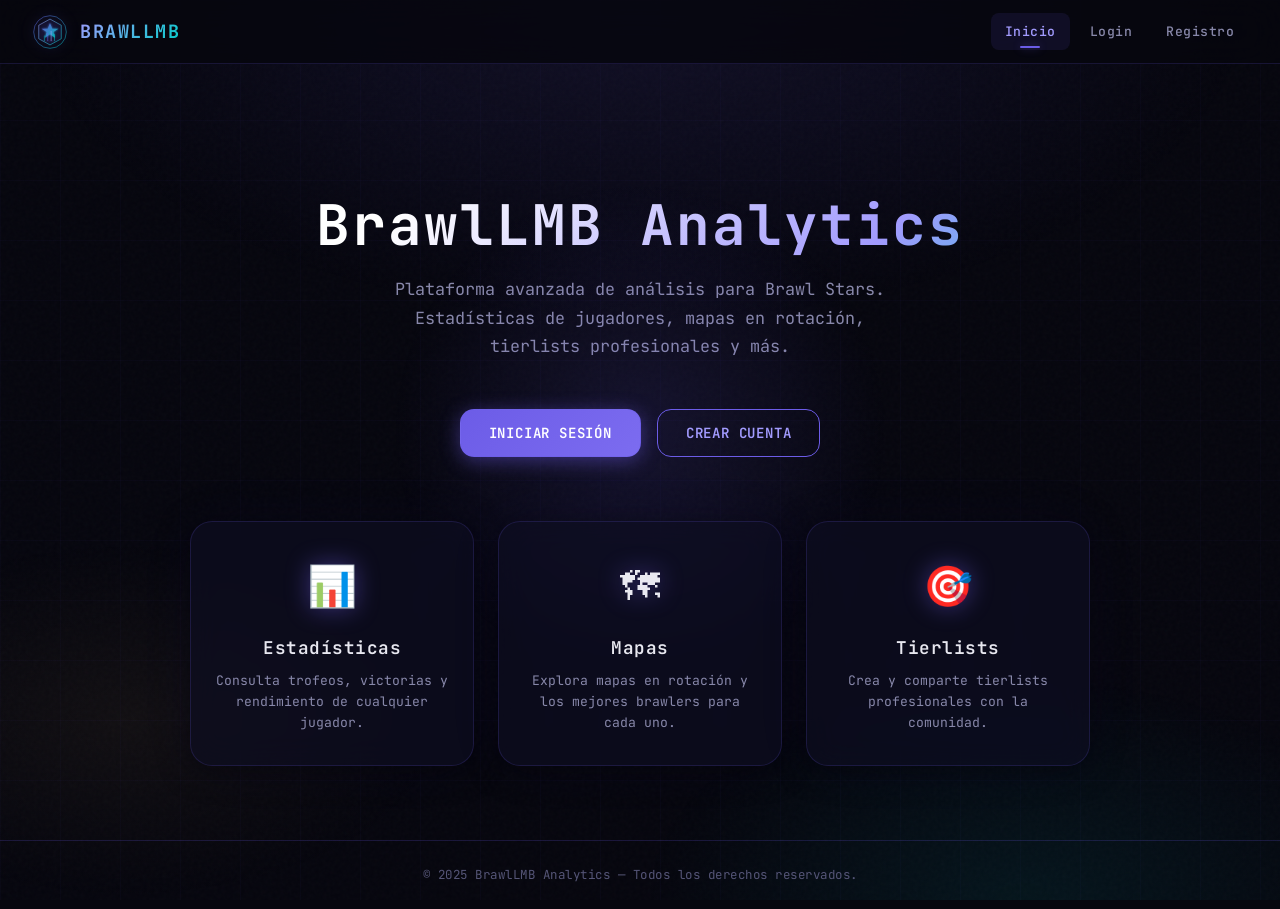
<file: src/main/resources/static/index.html>
<!DOCTYPE html>
<html lang="es">
<head>
    <meta charset="UTF-8">
    <meta name="viewport" content="width=device-width, initial-scale=1.0">
    <title>BrawlLMB Analytics</title>
    <link rel="icon" href="/favicon_kenji.ico" type="image/x-icon">
    <link rel="stylesheet" href="css/main.css">
</head>
<body>

<div class="bg-grid"></div>

<header>
    <a class="logo-box" href="index.html">
        <img src="images/logo.svg" alt="BrawlLMB">
        <h1>BrawlLMB</h1>
    </a>
    <button class="menu-toggle" onclick="toggleMenu()" aria-label="Menu">&#9776;</button>
    <nav id="mainNav">
        <a href="index.html" class="activo">Inicio</a>
        <a href="login.html">Login</a>
        <a href="register.html">Registro</a>
    </nav>
</header>

<main>
    <section class="hero">
        <div class="hero-glow"></div>
        <h2>BrawlLMB Analytics</h2>
        <p>Plataforma avanzada de análisis para Brawl Stars. Estadísticas de jugadores, mapas en rotación, tierlists profesionales y más.</p>

        <div style="display:flex; gap:1rem; justify-content:center; flex-wrap:wrap;">
            <a class="btn" href="login.html">Iniciar Sesión</a>
            <a class="btn btn-outline" href="register.html">Crear Cuenta</a>
        </div>
    </section>

    <div class="panel-grid" style="max-width:900px; margin:0 auto;">
        <div class="glass animate-in panel-card">
            <span class="icon">&#x1F4CA;</span>
            <h3>Estadísticas</h3>
            <p>Consulta trofeos, victorias y rendimiento de cualquier jugador.</p>
        </div>
        <div class="glass animate-in panel-card">
            <span class="icon">&#x1F5FA;</span>
            <h3>Mapas</h3>
            <p>Explora mapas en rotación y los mejores brawlers para cada uno.</p>
        </div>
        <div class="glass animate-in panel-card">
            <span class="icon">&#x1F3AF;</span>
            <h3>Tierlists</h3>
            <p>Crea y comparte tierlists profesionales con la comunidad.</p>
        </div>
    </div>
</main>

<footer>
    &copy; 2025 BrawlLMB Analytics &mdash; Todos los derechos reservados.
</footer>

<script>
function toggleMenu() {
    document.getElementById('mainNav').classList.toggle('open');
}
</script>
</body>
</html>
</file>
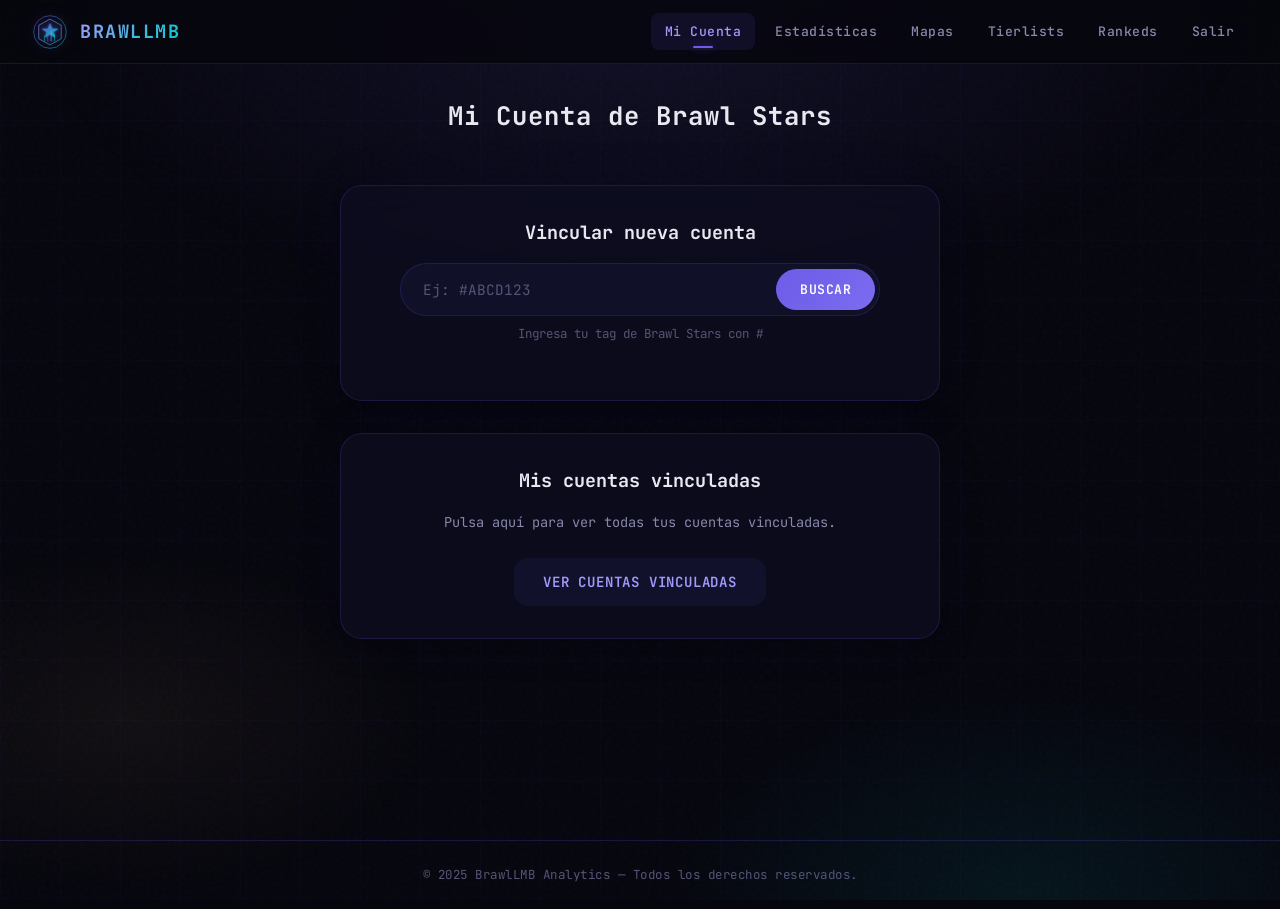
<file: src/main/resources/static/cuenta.html>
<!DOCTYPE html>
<html lang="es">
<head>
    <meta charset="UTF-8">
    <meta name="viewport" content="width=device-width, initial-scale=1.0">
    <title>Mi Cuenta &mdash; BrawlLMB Analytics</title>
    <link rel="icon" href="/favicon_kenji.ico" type="image/x-icon">
    <link rel="stylesheet" href="css/main.css">
</head>
<body>

<div class="bg-grid"></div>

<header>
    <a class="logo-box" href="dashboard.html">
        <img src="images/logo.svg" alt="BrawlLMB">
        <h1>BrawlLMB</h1>
    </a>
    <button class="menu-toggle" onclick="toggleMenu()" aria-label="Menu">&#9776;</button>
    <nav id="mainNav">
        <a href="cuenta.html" class="activo">Mi Cuenta</a>
        <a href="estadisticas.html">Estad&iacute;sticas</a>
        <a href="mapas.html">Mapas</a>
        <a href="tierlist.html">Tierlists</a>
        <a href="rankeds.html">Rankeds</a>
        <a href="#" onclick="event.preventDefault(); logout();">Salir</a>
    </nav>
</header>

<main>
    <div class="page-header">
        <h2 class="section-title">Mi Cuenta de Brawl Stars</h2>
    </div>

    <div class="glass-static" style="padding:2rem; max-width:600px; margin:0 auto 2rem;">
        <h3 class="text-center mb-2" style="font-size:1.15rem;">Vincular nueva cuenta</h3>

        <form id="tagForm" class="search-bar" action="javascript:void(0);">
            <input type="text" id="tagInput" placeholder="Ej: #ABCD123" required>
            <button type="submit">Buscar</button>
        </form>

        <p class="text-center mt-1" style="font-size:0.78rem; color:var(--text-dim);">Ingresa tu tag de Brawl Stars con #</p>

        <div id="resultadoCuenta" class="mt-3"></div>
    </div>

    <div class="glass-static text-center" style="padding:2rem; max-width:600px; margin:0 auto;">
        <h3 class="mb-2" style="font-size:1.15rem;">Mis cuentas vinculadas</h3>
        <p style="font-size:0.85rem; color:var(--text-muted); margin-bottom:1.5rem;">Pulsa aqu&iacute; para ver todas tus cuentas vinculadas.</p>
        <a class="btn btn-ghost" href="cuentas.html">Ver cuentas vinculadas</a>
    </div>
</main>

<footer>
    &copy; 2025 BrawlLMB Analytics &mdash; Todos los derechos reservados.
</footer>

<script src="js/auth.js"></script>
<script>
function toggleMenu() {
    document.getElementById('mainNav').classList.toggle('open');
}
</script>
</body>
</html>
</file>
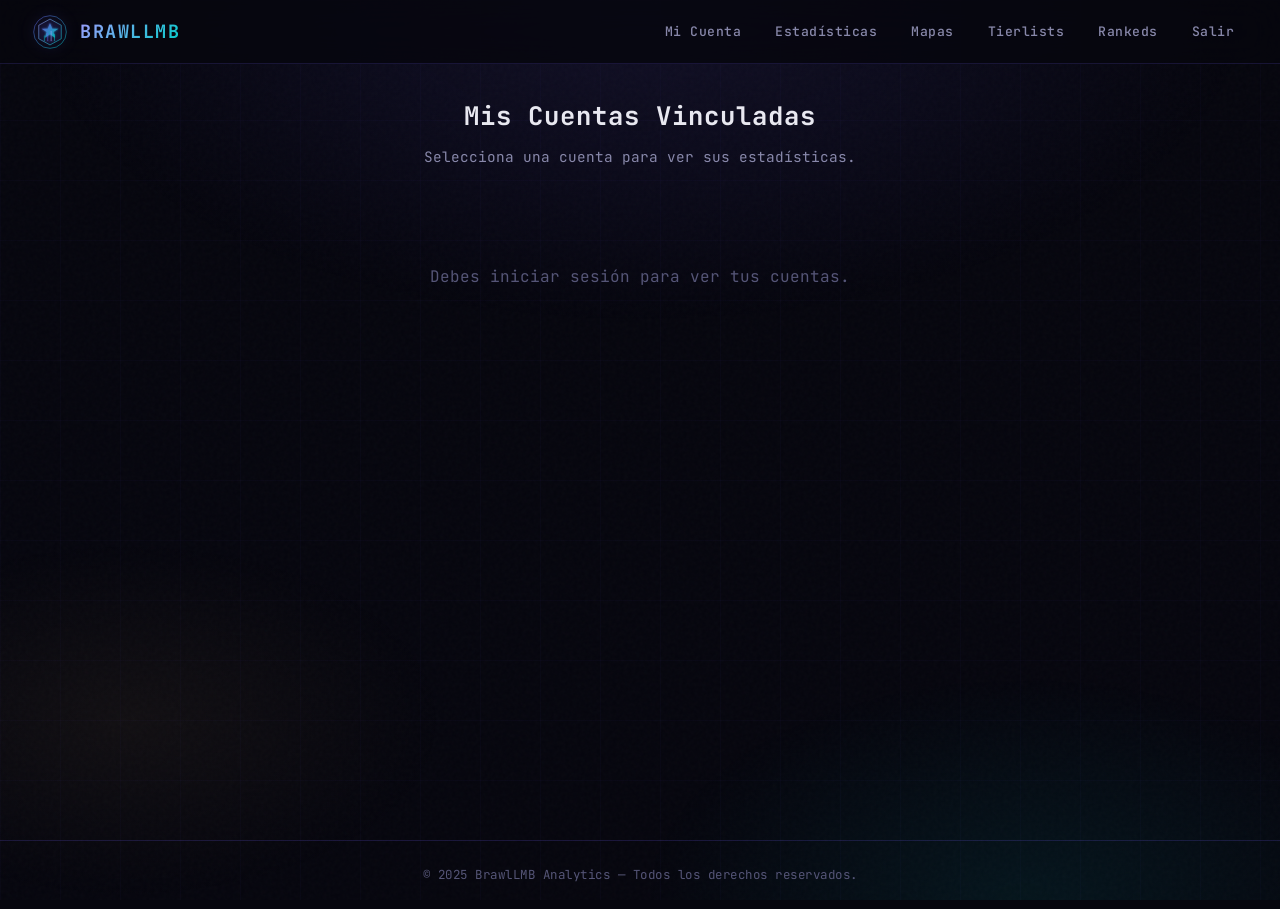
<file: src/main/resources/static/cuentas.html>
<!DOCTYPE html>
<html lang="es">
<head>
    <meta charset="UTF-8">
    <meta name="viewport" content="width=device-width, initial-scale=1.0">
    <title>Cuentas Vinculadas &mdash; BrawlLMB Analytics</title>
    <link rel="icon" href="/favicon_kenji.ico" type="image/x-icon">
    <link rel="stylesheet" href="css/main.css">
</head>
<body>

<div class="bg-grid"></div>

<header>
    <a class="logo-box" href="dashboard.html">
        <img src="images/logo.svg" alt="BrawlLMB">
        <h1>BrawlLMB</h1>
    </a>
    <button class="menu-toggle" onclick="toggleMenu()" aria-label="Menu">&#9776;</button>
    <nav id="mainNav">
        <a href="cuenta.html">Mi Cuenta</a>
        <a href="estadisticas.html">Estad&iacute;sticas</a>
        <a href="mapas.html">Mapas</a>
        <a href="tierlist.html">Tierlists</a>
        <a href="rankeds.html">Rankeds</a>
        <a href="#" onclick="event.preventDefault(); logout();">Salir</a>
    </nav>
</header>

<main>
    <div class="page-header">
        <h2 class="section-title">Mis Cuentas Vinculadas</h2>
        <p class="section-subtitle">Selecciona una cuenta para ver sus estad&iacute;sticas.</p>
    </div>

    <div id="cuentasContainer" class="accounts-grid"></div>
</main>

<footer>
    &copy; 2025 BrawlLMB Analytics &mdash; Todos los derechos reservados.
</footer>

<script src="js/auth.js"></script>
<script>
function toggleMenu() {
    document.getElementById('mainNav').classList.toggle('open');
}
</script>
</body>
</html>
</file>
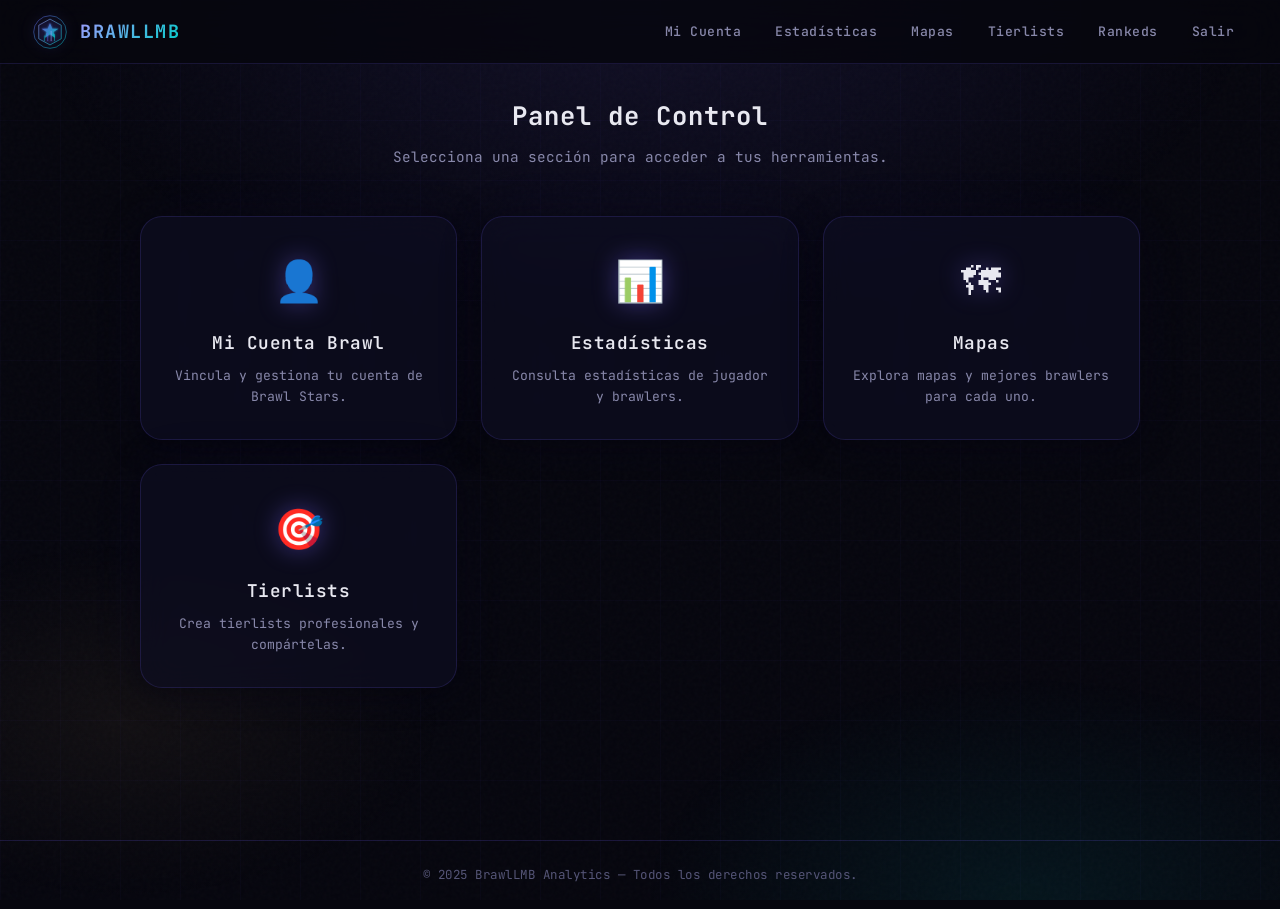
<file: src/main/resources/static/dashboard.html>
<!DOCTYPE html>
<html lang="es">
<head>
    <meta charset="UTF-8">
    <meta name="viewport" content="width=device-width, initial-scale=1.0">
    <title>Dashboard &mdash; BrawlLMB Analytics</title>
    <link rel="icon" href="/favicon_kenji.ico" type="image/x-icon">
    <link rel="stylesheet" href="css/main.css">
</head>
<body>

<div class="bg-grid"></div>

<header>
    <a class="logo-box" href="dashboard.html">
        <img src="images/logo.svg" alt="BrawlLMB">
        <h1>BrawlLMB</h1>
    </a>
    <button class="menu-toggle" onclick="toggleMenu()" aria-label="Menu">&#9776;</button>
    <nav id="mainNav">
        <a href="cuenta.html">Mi Cuenta</a>
        <a href="estadisticas.html">Estad&iacute;sticas</a>
        <a href="mapas.html">Mapas</a>
        <a href="tierlist.html">Tierlists</a>
        <a href="rankeds.html">Rankeds</a>
        <a href="#" onclick="event.preventDefault(); logout();">Salir</a>
    </nav>
</header>

<main>
    <div class="page-header">
        <h2 class="section-title">Panel de Control</h2>
        <p class="section-subtitle">Selecciona una secci&oacute;n para acceder a tus herramientas.</p>
    </div>

    <div class="panel-grid" style="max-width:1000px; margin:0 auto;">
        <a class="glass animate-in panel-card" href="cuenta.html">
            <span class="icon">&#x1F464;</span>
            <h3>Mi Cuenta Brawl</h3>
            <p>Vincula y gestiona tu cuenta de Brawl Stars.</p>
        </a>

        <a class="glass animate-in panel-card" href="estadisticas.html">
            <span class="icon">&#x1F4CA;</span>
            <h3>Estad&iacute;sticas</h3>
            <p>Consulta estad&iacute;sticas de jugador y brawlers.</p>
        </a>

        <a class="glass animate-in panel-card" href="mapas.html">
            <span class="icon">&#x1F5FA;</span>
            <h3>Mapas</h3>
            <p>Explora mapas y mejores brawlers para cada uno.</p>
        </a>

        <a class="glass animate-in panel-card" href="tierlist.html">
            <span class="icon">&#x1F3AF;</span>
            <h3>Tierlists</h3>
            <p>Crea tierlists profesionales y comp&aacute;rtelas.</p>
        </a>
    </div>
</main>

<footer>
    &copy; 2025 BrawlLMB Analytics &mdash; Todos los derechos reservados.
</footer>

<script src="js/auth.js"></script>
<script>
function toggleMenu() {
    document.getElementById('mainNav').classList.toggle('open');
}
</script>
</body>
</html>
</file>
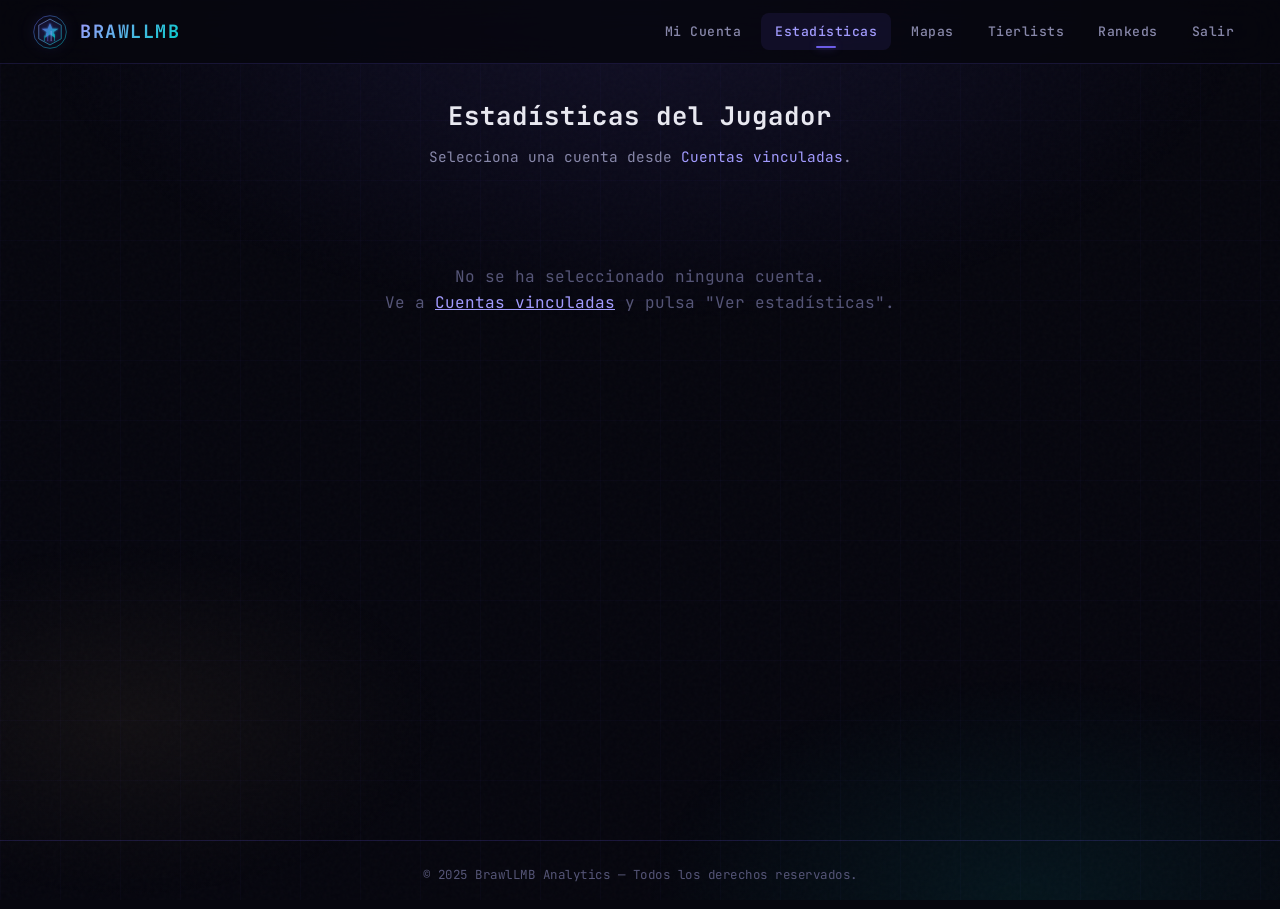
<file: src/main/resources/static/estadisticas.html>
<!DOCTYPE html>
<html lang="es">
<head>
    <meta charset="UTF-8">
    <meta name="viewport" content="width=device-width, initial-scale=1.0">
    <title>Estad&iacute;sticas &mdash; BrawlLMB Analytics</title>
    <link rel="icon" href="/favicon_kenji.ico" type="image/x-icon">
    <link rel="stylesheet" href="css/main.css">
</head>
<body>

<div class="bg-grid"></div>

<header>
    <a class="logo-box" href="dashboard.html">
        <img src="images/logo.svg" alt="BrawlLMB">
        <h1>BrawlLMB</h1>
    </a>
    <button class="menu-toggle" onclick="toggleMenu()" aria-label="Menu">&#9776;</button>
    <nav id="mainNav">
        <a href="cuenta.html">Mi Cuenta</a>
        <a href="estadisticas.html" class="activo">Estad&iacute;sticas</a>
        <a href="mapas.html">Mapas</a>
        <a href="tierlist.html">Tierlists</a>
        <a href="rankeds.html">Rankeds</a>
        <a href="#" onclick="event.preventDefault(); logout();">Salir</a>
    </nav>
</header>

<main>
    <div class="page-header">
        <h2 class="section-title">Estad&iacute;sticas del Jugador</h2>
        <p class="section-subtitle">Selecciona una cuenta desde <a href="cuentas.html" style="color:var(--accent-light); text-decoration:none;">Cuentas vinculadas</a>.</p>
    </div>

    <div id="statsContainer"></div>
</main>

<footer>
    &copy; 2025 BrawlLMB Analytics &mdash; Todos los derechos reservados.
</footer>

<script src="js/auth.js"></script>
<script>
function toggleMenu() {
    document.getElementById('mainNav').classList.toggle('open');
}
</script>
</body>
</html>
</file>
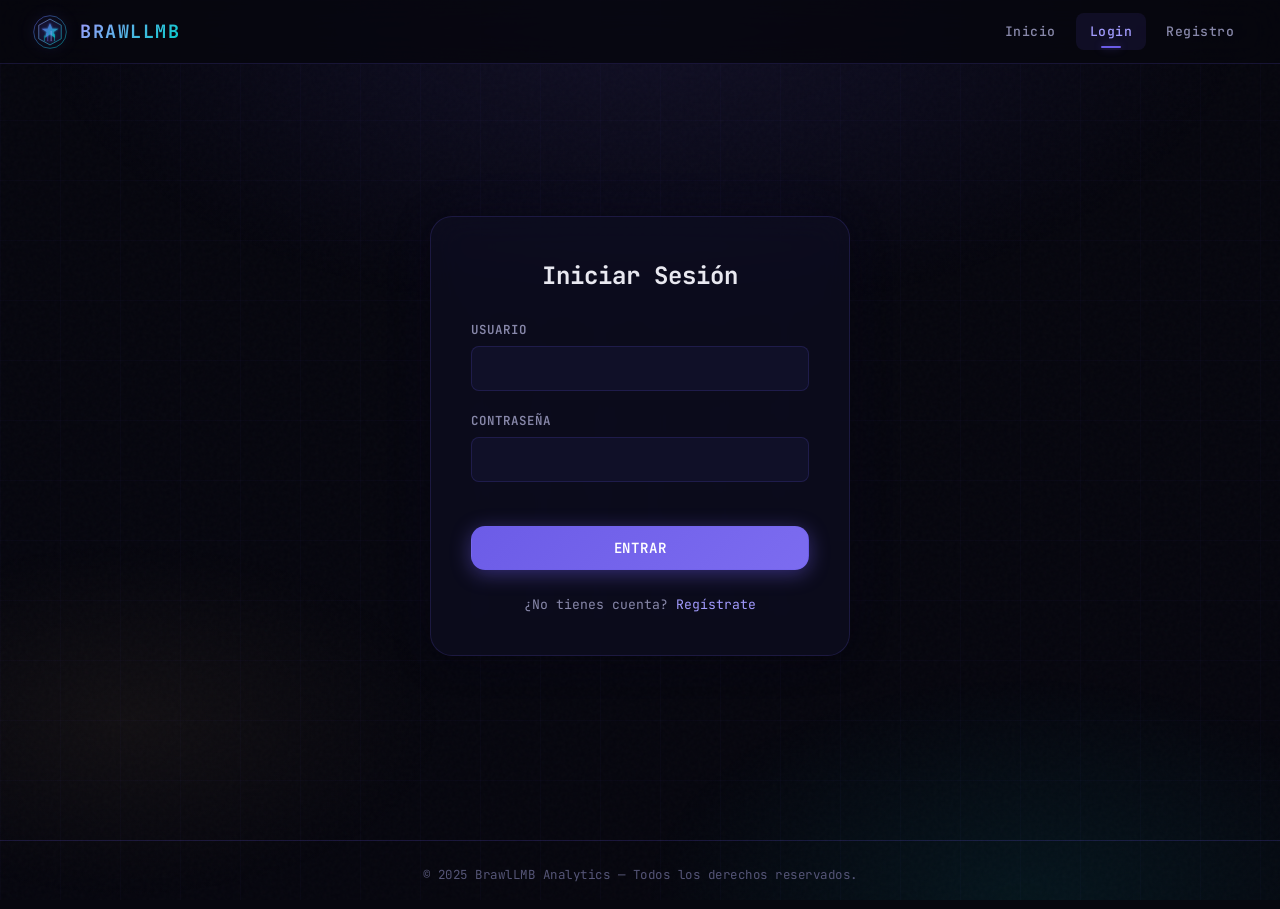
<file: src/main/resources/static/login.html>
<!DOCTYPE html>
<html lang="es">
<head>
    <meta charset="UTF-8">
    <meta name="viewport" content="width=device-width, initial-scale=1.0">
    <title>Login &mdash; BrawlLMB Analytics</title>
    <link rel="icon" href="/favicon_kenji.ico" type="image/x-icon">
    <link rel="stylesheet" href="css/main.css">
</head>
<body>

<div class="bg-grid"></div>

<header>
    <a class="logo-box" href="index.html">
        <img src="images/logo.svg" alt="BrawlLMB">
        <h1>BrawlLMB</h1>
    </a>
    <button class="menu-toggle" onclick="toggleMenu()" aria-label="Menu">&#9776;</button>
    <nav id="mainNav">
        <a href="index.html">Inicio</a>
        <a href="login.html" class="activo">Login</a>
        <a href="register.html">Registro</a>
    </nav>
</header>

<main style="display:flex; justify-content:center; align-items:center; min-height:calc(100vh - 64px - 60px);">
    <div class="glass-static" style="padding:2.5rem; width:100%; max-width:420px;">
        <h2 class="text-center mb-3" style="font-size:1.5rem;">Iniciar Sesi&oacute;n</h2>

        <form id="loginForm">
            <div class="form-group">
                <label for="username">Usuario</label>
                <input type="text" id="username" class="form-input" required autocomplete="username">
            </div>

            <div class="form-group">
                <label for="password">Contrase&ntilde;a</label>
                <input type="password" id="password" class="form-input" required autocomplete="current-password">
            </div>

            <button type="submit" class="btn w-full mt-3">Entrar</button>
        </form>

        <p class="text-center mt-3" style="font-size:0.82rem; color:var(--text-muted);">
            &iquest;No tienes cuenta? <a href="register.html" style="color:var(--accent-light); text-decoration:none;">Reg&iacute;strate</a>
        </p>
    </div>
</main>

<footer>
    &copy; 2025 BrawlLMB Analytics &mdash; Todos los derechos reservados.
</footer>

<script src="js/auth.js"></script>
<script>
function toggleMenu() {
    document.getElementById('mainNav').classList.toggle('open');
}
</script>
</body>
</html>
</file>
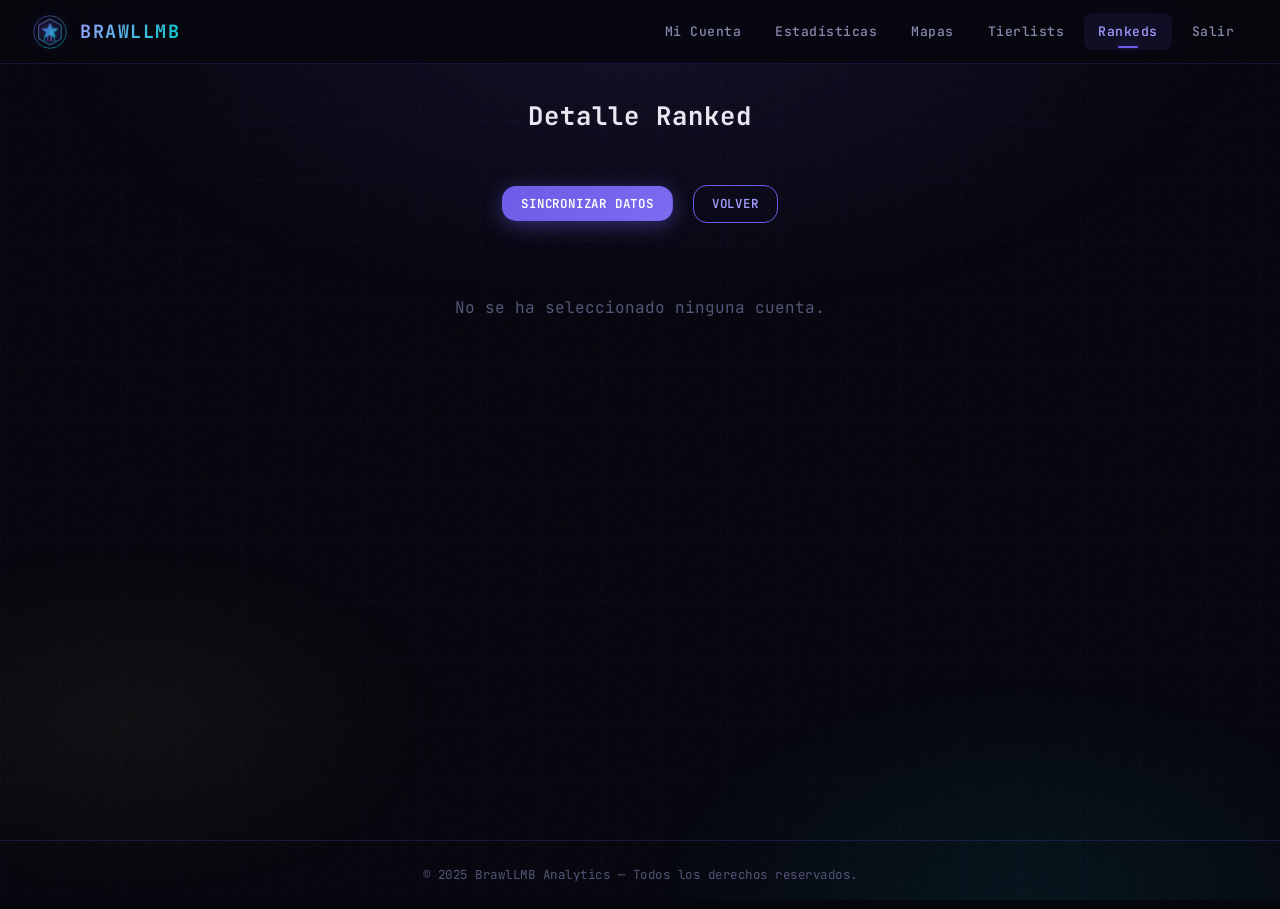
<file: src/main/resources/static/rankeds_detalle.html>
<!DOCTYPE html>
<html lang="es">
<head>
    <meta charset="UTF-8">
    <meta name="viewport" content="width=device-width, initial-scale=1.0">
    <title>Detalle Ranked &mdash; BrawlLMB Analytics</title>
    <link rel="icon" href="/favicon_kenji.ico" type="image/x-icon">
    <link rel="stylesheet" href="css/main.css">
</head>
<body>

<div class="bg-grid"></div>

<header>
    <a class="logo-box" href="dashboard.html">
        <img src="images/logo.svg" alt="BrawlLMB">
        <h1>BrawlLMB</h1>
    </a>
    <button class="menu-toggle" onclick="toggleMenu()" aria-label="Menu">&#9776;</button>
    <nav id="mainNav">
        <a href="cuenta.html">Mi Cuenta</a>
        <a href="estadisticas.html">Estad&iacute;sticas</a>
        <a href="mapas.html">Mapas</a>
        <a href="tierlist.html">Tierlists</a>
        <a href="rankeds.html" class="activo">Rankeds</a>
        <a href="#" onclick="event.preventDefault(); logout();">Salir</a>
    </nav>
</header>

<main>
    <div class="page-header">
        <h2 id="tituloCuenta" class="section-title">Detalle Ranked</h2>
        <p id="subtituloCuenta" class="section-subtitle"></p>
    </div>

    <div class="text-center mb-3">
        <button class="btn btn-sm" onclick="sincronizarRanked()">Sincronizar datos</button>
        <a href="rankeds.html" class="btn btn-sm btn-outline" style="margin-left:10px;">Volver</a>
    </div>

    <div id="detalleContainer">
        <div class="text-center" style="color:var(--text-muted); padding:2rem;">Cargando...</div>
    </div>
</main>

<footer>
    &copy; 2025 BrawlLMB Analytics &mdash; Todos los derechos reservados.
</footer>

<script src="js/auth.js"></script>
<script>
let cuentaIdActual = null;

function toggleMenu() {
    document.getElementById('mainNav').classList.toggle('open');
}

document.addEventListener("DOMContentLoaded", () => {
    const params = new URLSearchParams(window.location.search);
    cuentaIdActual = params.get("cuentaId");
    if (!cuentaIdActual) {
        document.getElementById('detalleContainer').innerHTML = '<div class="empty-state"><p>No se ha seleccionado ninguna cuenta.</p></div>';
        return;
    }
    cargarDetalleRanked(cuentaIdActual);
});

async function cargarDetalleRanked(cuentaId) {
    const token = localStorage.getItem("token");
    if (!token) {
        document.getElementById('detalleContainer').innerHTML = '<div class="empty-state"><p>Debes iniciar sesi&oacute;n.</p></div>';
        return;
    }

    try {
        const res = await fetch(`${API_BASE}/rankeds/cuenta/${cuentaId}`, {
            headers: { "Authorization": `Bearer ${token}` },
            credentials: 'include'
        });

        if (!res.ok) {
            let msg = "Error cargando datos ranked.";
            try { const ej = await res.json(); msg = ej.message ?? msg; } catch { msg = `Error ${res.status}`; }
            document.getElementById('detalleContainer').innerHTML = `<p style="color:var(--red); text-align:center;">${msg}</p>`;
            return;
        }

        const data = await res.json();
        pintarDetalle(data);

    } catch (err) {
        console.error("Error:", err);
        document.getElementById('detalleContainer').innerHTML = '<p style="color:var(--red); text-align:center;">Error inesperado.</p>';
    }
}

function pintarDetalle(data) {
    document.getElementById('tituloCuenta').textContent = `Ranked de ${data.nombre}`;
    document.getElementById('subtituloCuenta').textContent = data.tag;

    const cont = document.getElementById('detalleContainer');
    let html = '';

    // Rango actual
    html += `
        <div class="glass-static" style="padding:2rem; max-width:800px; margin:0 auto 2rem; text-align:center;">
            <h3 style="margin-bottom:1rem;">Rango Actual</h3>
            <div style="font-size:2.5rem; font-weight:800; background:linear-gradient(135deg, var(--accent-light), var(--cyan)); -webkit-background-clip:text; -webkit-text-fill-color:transparent; background-clip:text;">
                ${data.currentRank?.rank || 'Sin datos'}
            </div>
            <p style="color:var(--gold); font-size:1.2rem; margin-top:0.5rem;">${(data.currentRank?.trophies || 0).toLocaleString()} trofeos</p>
        </div>
    `;

    // Temporadas
    if (data.temporadas && data.temporadas.length > 0) {
        html += `
            <div class="glass-static" style="padding:2rem; max-width:800px; margin:0 auto 2rem;">
                <h3 style="margin-bottom:1rem;">Historial de Temporadas</h3>
                <table class="top-brawlers-table" style="width:100%;">
                    <thead><tr><th>Temporada</th><th>Rango</th><th>Trofeos</th></tr></thead>
                    <tbody>
        `;
        data.temporadas.forEach(t => {
            html += `<tr>
                <td class="rank-num">#${t.seasonNumber}</td>
                <td>${t.rank}</td>
                <td class="winrate">${t.trophies.toLocaleString()}</td>
            </tr>`;
        });
        html += '</tbody></table></div>';
    } else {
        html += '<div class="glass-static" style="padding:2rem; max-width:800px; margin:0 auto 2rem; text-align:center;"><p style="color:var(--text-muted);">No hay datos de temporadas.</p></div>';
    }

    // Ultimas partidas
    if (data.ultimasPartidas && data.ultimasPartidas.length > 0) {
        html += `
            <div class="glass-static" style="padding:2rem; max-width:800px; margin:0 auto;">
                <h3 style="margin-bottom:1rem;">Últimas 10 Partidas Ranked</h3>
                <table class="top-brawlers-table" style="width:100%;">
                    <thead><tr><th>Fecha</th><th>Modo</th><th>Brawler</th><th>Pos.</th><th>Trofeos</th></tr></thead>
                    <tbody>
        `;
        data.ultimasPartidas.forEach(m => {
            const fecha = new Date(m.battleTime).toLocaleDateString('es-ES');
            const change = m.trophyChange > 0 ? `+${m.trophyChange}` : m.trophyChange;
            const changeColor = m.trophyChange > 0 ? 'var(--green)' : m.trophyChange < 0 ? 'var(--red)' : 'var(--text-muted)';
            html += `<tr>
                <td>${fecha}</td>
                <td>${m.mode}</td>
                <td>${m.brawlerName}</td>
                <td>${m.rank || '-'}</td>
                <td style="color:${changeColor}; font-weight:600;">${change}</td>
            </tr>`;
        });
        html += '</tbody></table></div>';
    } else {
        html += '<div class="glass-static" style="padding:2rem; max-width:800px; margin:0 auto; text-align:center;"><p style="color:var(--text-muted);">No hay partidas ranked recientes.</p></div>';
    }

    cont.innerHTML = html;
}

async function sincronizarRanked() {
    const token = localStorage.getItem("token");
    if (!token || !cuentaIdActual) return;

    try {
        const res = await fetch(`${API_BASE}/rankeds/cuenta/${cuentaIdActual}/sync`, {
            method: "POST",
            headers: { "Authorization": `Bearer ${token}` },
            credentials: 'include'
        });

        if (res.ok) {
            alert("Datos sincronizados correctamente.");
            cargarDetalleRanked(cuentaIdActual);
        } else {
            alert("Error al sincronizar datos.");
        }
    } catch (err) {
        console.error("Error:", err);
        alert("Error inesperado al sincronizar.");
    }
}
</script>
</body>
</html>
</file>
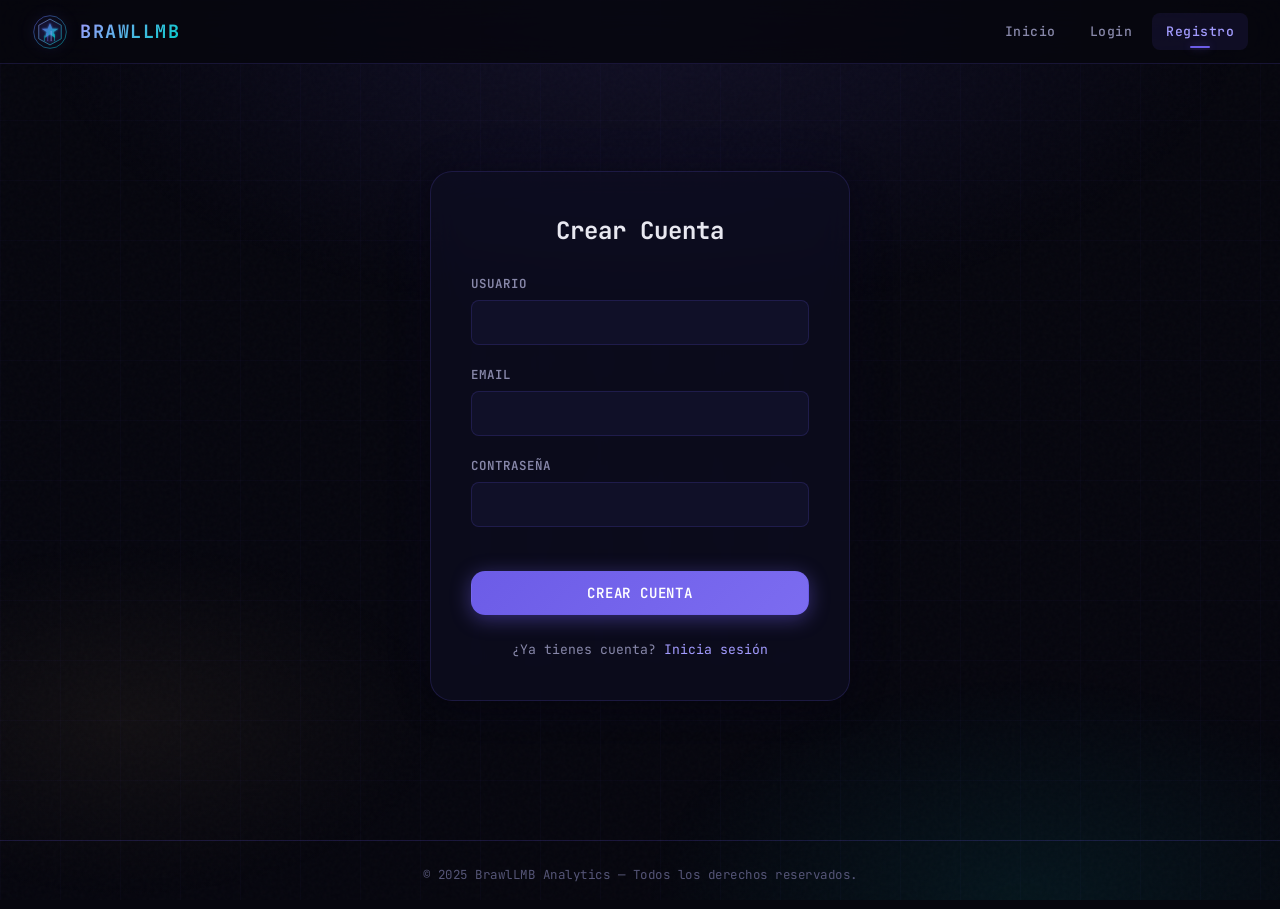
<file: src/main/resources/static/register.html>
<!DOCTYPE html>
<html lang="es">
<head>
    <meta charset="UTF-8">
    <meta name="viewport" content="width=device-width, initial-scale=1.0">
    <title>Registro &mdash; BrawlLMB Analytics</title>
    <link rel="icon" href="/favicon_kenji.ico" type="image/x-icon">
    <link rel="stylesheet" href="css/main.css">
</head>
<body>

<div class="bg-grid"></div>

<header>
    <a class="logo-box" href="index.html">
        <img src="images/logo.svg" alt="BrawlLMB">
        <h1>BrawlLMB</h1>
    </a>
    <button class="menu-toggle" onclick="toggleMenu()" aria-label="Menu">&#9776;</button>
    <nav id="mainNav">
        <a href="index.html">Inicio</a>
        <a href="login.html">Login</a>
        <a href="register.html" class="activo">Registro</a>
    </nav>
</header>

<main style="display:flex; justify-content:center; align-items:center; min-height:calc(100vh - 64px - 60px);">
    <div class="glass-static" style="padding:2.5rem; width:100%; max-width:420px;">
        <h2 class="text-center mb-3" style="font-size:1.5rem;">Crear Cuenta</h2>

        <form id="registerForm">
            <div class="form-group">
                <label for="reg_usuario">Usuario</label>
                <input type="text" id="reg_usuario" class="form-input" required autocomplete="username">
            </div>

            <div class="form-group">
                <label for="reg_email">Email</label>
                <input type="email" id="reg_email" class="form-input" required autocomplete="email">
            </div>

            <div class="form-group">
                <label for="reg_password">Contrase&ntilde;a</label>
                <input type="password" id="reg_password" class="form-input" required autocomplete="new-password">
            </div>

            <button type="submit" class="btn w-full mt-3">Crear Cuenta</button>
        </form>

        <p class="text-center mt-3" style="font-size:0.82rem; color:var(--text-muted);">
            &iquest;Ya tienes cuenta? <a href="login.html" style="color:var(--accent-light); text-decoration:none;">Inicia sesi&oacute;n</a>
        </p>
    </div>
</main>

<footer>
    &copy; 2025 BrawlLMB Analytics &mdash; Todos los derechos reservados.
</footer>

<script src="js/auth.js"></script>
<script>
function toggleMenu() {
    document.getElementById('mainNav').classList.toggle('open');
}
</script>
</body>
</html>
</file>
<file: src/main/resources/static/css/main.css>
/* ============================================
   BrawlLMB Analytics — Main Stylesheet
   Glow aesthetic · 3270 Nerd Font · Responsive
   ============================================ */

/* ── Fonts ─────────────────────────────────── */
@import url('https://fonts.googleapis.com/css2?family=JetBrains+Mono:wght@300;400;500;600;700&display=swap');

:root {
    /* ── Palette ── */
    --bg-deep:    #06060e;
    --bg-surface: #0d0d1a;
    --bg-card:    rgba(15, 15, 35, 0.65);
    --bg-input:   rgba(20, 20, 50, 0.6);

    --accent:       #6c5ce7;
    --accent-light: #a29bfe;
    --accent-glow:  rgba(108, 92, 231, 0.45);
    --cyan:         #00cec9;
    --cyan-glow:    rgba(0, 206, 201, 0.35);
    --gold:         #fdcb6e;
    --gold-glow:    rgba(253, 203, 110, 0.3);
    --red:          #ff6b6b;
    --green:        #00b894;

    --text:         #e8e8f0;
    --text-muted:   #8888aa;
    --text-dim:     #555577;

    --border:       rgba(108, 92, 231, 0.18);
    --border-hover: rgba(108, 92, 231, 0.4);

    /* ── Radii ── */
    --r-sm: 8px;
    --r-md: 14px;
    --r-lg: 22px;
    --r-xl: 32px;

    /* ── Shadows ── */
    --shadow-card:  0 4px 30px rgba(0,0,0,0.5), 0 0 60px rgba(108,92,231,0.06);
    --shadow-glow:  0 0 20px var(--accent-glow), 0 0 60px rgba(108,92,231,0.12);
    --shadow-hover: 0 8px 40px rgba(0,0,0,0.6), 0 0 80px rgba(108,92,231,0.15);

    /* ── Transitions ── */
    --ease: cubic-bezier(0.22, 1, 0.36, 1);
}

/* ── Reset ────────────────────────────────── */
*, *::before, *::after { box-sizing: border-box; margin: 0; padding: 0; }

html {
    scroll-behavior: smooth;
    -webkit-font-smoothing: antialiased;
}

body {
    font-family: 'JetBrains Mono', '3270 Nerd Font', 'Fira Code', monospace;
    background: var(--bg-deep);
    color: var(--text);
    min-height: 100vh;
    overflow-x: hidden;
    line-height: 1.6;
}

/* ── Animated Background ──────────────────── */
body::before {
    content: '';
    position: fixed;
    inset: 0;
    background:
        radial-gradient(ellipse 80% 60% at 50% 0%, rgba(108,92,231,0.12) 0%, transparent 60%),
        radial-gradient(ellipse 60% 50% at 80% 100%, rgba(0,206,201,0.08) 0%, transparent 50%),
        radial-gradient(ellipse 50% 40% at 10% 80%, rgba(253,203,110,0.05) 0%, transparent 50%);
    pointer-events: none;
    z-index: 0;
}

/* ── Noise Texture Overlay ────────────────── */
body::after {
    content: '';
    position: fixed;
    inset: 0;
    opacity: 0.025;
    background-image: url("data:image/svg+xml,%3Csvg viewBox='0 0 256 256' xmlns='http://www.w3.org/2000/svg'%3E%3Cfilter id='n'%3E%3CfeTurbulence type='fractalNoise' baseFrequency='0.9' numOctaves='4' stitchTiles='stitch'/%3E%3C/filter%3E%3Crect width='100%25' height='100%25' filter='url(%23n)'/%3E%3C/svg%3E");
    pointer-events: none;
    z-index: 0;
}

/* ── Grid Lines Background ────────────────── */
.bg-grid {
    position: fixed;
    inset: 0;
    background-image:
        linear-gradient(rgba(108,92,231,0.03) 1px, transparent 1px),
        linear-gradient(90deg, rgba(108,92,231,0.03) 1px, transparent 1px);
    background-size: 60px 60px;
    pointer-events: none;
    z-index: 0;
}

/* ── Header ───────────────────────────────── */
header {
    position: sticky;
    top: 0;
    z-index: 100;
    background: rgba(6, 6, 14, 0.85);
    backdrop-filter: blur(20px) saturate(1.4);
    -webkit-backdrop-filter: blur(20px) saturate(1.4);
    border-bottom: 1px solid var(--border);
    padding: 0 2rem;
    height: 64px;
    display: flex;
    align-items: center;
    justify-content: space-between;
}

.logo-box {
    display: flex;
    align-items: center;
    gap: 12px;
    text-decoration: none;
    color: var(--text);
}

.logo-box img,
.logo-box svg {
    width: 36px;
    height: 36px;
    filter: drop-shadow(0 0 8px var(--accent-glow));
}

.logo-box h1 {
    font-size: 1.15rem;
    font-weight: 700;
    letter-spacing: 1.5px;
    text-transform: uppercase;
    background: linear-gradient(135deg, var(--accent-light), var(--cyan));
    -webkit-background-clip: text;
    -webkit-text-fill-color: transparent;
    background-clip: text;
}

/* ── Navigation ───────────────────────────── */
nav {
    display: flex;
    align-items: center;
    gap: 6px;
}

nav a {
    color: var(--text-muted);
    text-decoration: none;
    font-size: 0.82rem;
    font-weight: 500;
    padding: 8px 14px;
    border-radius: var(--r-sm);
    transition: all 0.25s var(--ease);
    position: relative;
    letter-spacing: 0.5px;
}

nav a:hover,
nav a.activo {
    color: var(--accent-light);
    background: rgba(108, 92, 231, 0.1);
}

nav a.activo::after {
    content: '';
    position: absolute;
    bottom: 2px;
    left: 50%;
    transform: translateX(-50%);
    width: 20px;
    height: 2px;
    background: var(--accent);
    border-radius: 2px;
    box-shadow: 0 0 8px var(--accent-glow);
}

/* ── Mobile Menu Toggle ───────────────────── */
.menu-toggle {
    display: none;
    background: none;
    border: none;
    color: var(--text);
    font-size: 1.5rem;
    cursor: pointer;
    padding: 8px;
}

/* ── Main Content ─────────────────────────── */
main {
    position: relative;
    z-index: 1;
    max-width: 1280px;
    margin: 0 auto;
    padding: 2rem 1.5rem 4rem;
    min-height: calc(100vh - 64px - 60px);
}

/* ── Hero Section ─────────────────────────── */
.hero {
    text-align: center;
    padding: 6rem 1rem 4rem;
    position: relative;
}

.hero h2 {
    font-size: clamp(2rem, 5vw, 3.5rem);
    font-weight: 700;
    letter-spacing: 2px;
    margin-bottom: 1rem;
    background: linear-gradient(135deg, #fff 30%, var(--accent-light) 70%, var(--cyan));
    -webkit-background-clip: text;
    -webkit-text-fill-color: transparent;
    background-clip: text;
    line-height: 1.2;
}

.hero p {
    font-size: 1.05rem;
    color: var(--text-muted);
    max-width: 540px;
    margin: 0 auto 3rem;
    line-height: 1.7;
}

.hero-glow {
    position: absolute;
    top: 20%;
    left: 50%;
    transform: translateX(-50%);
    width: 500px;
    height: 500px;
    background: radial-gradient(circle, rgba(108,92,231,0.15) 0%, transparent 70%);
    pointer-events: none;
    animation: pulse-glow 6s ease-in-out infinite;
}

@keyframes pulse-glow {
    0%, 100% { opacity: 0.6; transform: translateX(-50%) scale(1); }
    50%      { opacity: 1;   transform: translateX(-50%) scale(1.1); }
}

/* ── Glass Cards ──────────────────────────── */
.glass {
    background: var(--bg-card);
    border: 1px solid var(--border);
    border-radius: var(--r-lg);
    backdrop-filter: blur(16px) saturate(1.2);
    -webkit-backdrop-filter: blur(16px) saturate(1.2);
    box-shadow: var(--shadow-card);
    transition: all 0.4s var(--ease);
}

.glass:hover {
    border-color: var(--border-hover);
    box-shadow: var(--shadow-hover);
    transform: translateY(-3px);
}

.glass-static {
    background: var(--bg-card);
    border: 1px solid var(--border);
    border-radius: var(--r-lg);
    backdrop-filter: blur(16px) saturate(1.2);
    -webkit-backdrop-filter: blur(16px) saturate(1.2);
    box-shadow: var(--shadow-card);
}

/* ── Buttons ──────────────────────────────── */
.btn {
    display: inline-flex;
    align-items: center;
    justify-content: center;
    gap: 8px;
    padding: 12px 28px;
    font-family: inherit;
    font-size: 0.88rem;
    font-weight: 600;
    letter-spacing: 0.8px;
    text-transform: uppercase;
    color: #fff;
    background: linear-gradient(135deg, var(--accent), #7c6cf0);
    border: 1px solid rgba(108, 92, 231, 0.3);
    border-radius: var(--r-md);
    cursor: pointer;
    text-decoration: none;
    transition: all 0.3s var(--ease);
    box-shadow: 0 4px 20px var(--accent-glow);
    position: relative;
    overflow: hidden;
}

.btn::before {
    content: '';
    position: absolute;
    inset: 0;
    background: linear-gradient(135deg, transparent, rgba(255,255,255,0.1), transparent);
    transform: translateX(-100%);
    transition: transform 0.5s var(--ease);
}

.btn:hover {
    transform: translateY(-2px);
    box-shadow: 0 8px 30px var(--accent-glow), 0 0 60px rgba(108,92,231,0.15);
}

.btn:hover::before {
    transform: translateX(100%);
}

.btn:active {
    transform: translateY(0);
}

.btn-outline {
    background: transparent;
    border: 1px solid var(--accent);
    color: var(--accent-light);
    box-shadow: none;
}

.btn-outline:hover {
    background: rgba(108, 92, 231, 0.12);
    box-shadow: 0 0 20px var(--accent-glow);
}

.btn-ghost {
    background: rgba(108, 92, 231, 0.08);
    border: 1px solid transparent;
    color: var(--accent-light);
    box-shadow: none;
}

.btn-ghost:hover {
    border-color: var(--accent);
    background: rgba(108, 92, 231, 0.15);
}

.btn-sm {
    padding: 8px 18px;
    font-size: 0.78rem;
}

.btn-danger {
    background: linear-gradient(135deg, #e74c3c, #c0392b);
    border-color: rgba(231, 76, 60, 0.3);
    box-shadow: 0 4px 20px rgba(231, 76, 60, 0.25);
}

.btn-danger:hover {
    box-shadow: 0 8px 30px rgba(231, 76, 60, 0.4);
}

.btn-cyan {
    background: linear-gradient(135deg, var(--cyan), #00b4d8);
    border-color: rgba(0, 206, 201, 0.3);
    box-shadow: 0 4px 20px var(--cyan-glow);
}

.btn-cyan:hover {
    box-shadow: 0 8px 30px var(--cyan-glow);
}

/* ── Forms ─────────────────────────────────── */
.form-group {
    margin-bottom: 1.25rem;
    text-align: left;
}

.form-group label {
    display: block;
    font-size: 0.78rem;
    font-weight: 600;
    color: var(--text-muted);
    margin-bottom: 6px;
    letter-spacing: 1px;
    text-transform: uppercase;
}

.form-input {
    width: 100%;
    padding: 12px 16px;
    font-family: inherit;
    font-size: 0.9rem;
    color: var(--text);
    background: var(--bg-input);
    border: 1px solid var(--border);
    border-radius: var(--r-sm);
    outline: none;
    transition: all 0.3s var(--ease);
}

.form-input:focus {
    border-color: var(--accent);
    box-shadow: 0 0 0 3px rgba(108, 92, 231, 0.15), 0 0 20px rgba(108, 92, 231, 0.1);
}

.form-input::placeholder {
    color: var(--text-dim);
}

/* ── Search Bar ───────────────────────────── */
.search-bar {
    display: flex;
    align-items: center;
    gap: 0;
    background: var(--bg-input);
    border: 1px solid var(--border);
    border-radius: var(--r-xl);
    padding: 4px;
    transition: all 0.3s var(--ease);
    max-width: 480px;
    margin: 0 auto;
}

.search-bar:focus-within {
    border-color: var(--accent);
    box-shadow: 0 0 0 3px rgba(108, 92, 231, 0.15), 0 0 30px rgba(108, 92, 231, 0.1);
}

.search-bar input {
    flex: 1;
    padding: 12px 18px;
    font-family: inherit;
    font-size: 0.9rem;
    color: var(--text);
    background: transparent;
    border: none;
    outline: none;
}

.search-bar input::placeholder {
    color: var(--text-dim);
}

.search-bar button {
    padding: 12px 24px;
    font-family: inherit;
    font-size: 0.82rem;
    font-weight: 600;
    letter-spacing: 0.5px;
    text-transform: uppercase;
    color: #fff;
    background: linear-gradient(135deg, var(--accent), #7c6cf0);
    border: none;
    border-radius: var(--r-xl);
    cursor: pointer;
    transition: all 0.3s var(--ease);
    white-space: nowrap;
}

.search-bar button:hover {
    box-shadow: 0 0 20px var(--accent-glow);
}

/* ── Panel Grid ───────────────────────────── */
.panel-grid {
    display: grid;
    grid-template-columns: repeat(auto-fit, minmax(260px, 1fr));
    gap: 1.5rem;
    margin-top: 2rem;
}

.panel-card {
    display: block;
    padding: 2rem 1.5rem;
    text-decoration: none;
    color: var(--text);
    text-align: center;
    position: relative;
    overflow: hidden;
}

.panel-card::before {
    content: '';
    position: absolute;
    top: 0;
    left: 50%;
    transform: translateX(-50%);
    width: 80%;
    height: 1px;
    background: linear-gradient(90deg, transparent, var(--accent), transparent);
    opacity: 0;
    transition: opacity 0.4s var(--ease);
}

.panel-card:hover::before {
    opacity: 1;
}

.panel-card .icon {
    font-size: 2.5rem;
    margin-bottom: 1rem;
    display: block;
    filter: drop-shadow(0 0 12px var(--accent-glow));
}

.panel-card h3 {
    font-size: 1.1rem;
    font-weight: 600;
    margin-bottom: 0.5rem;
    letter-spacing: 0.5px;
}

.panel-card p {
    font-size: 0.82rem;
    color: var(--text-muted);
    line-height: 1.6;
}

/* ── Stats Profile ────────────────────────── */
.stats-profile {
    display: flex;
    gap: 2rem;
    flex-wrap: wrap;
    justify-content: center;
    align-items: flex-start;
}

.stats-avatar-card {
    text-align: center;
    padding: 2rem;
    min-width: 280px;
}

.stats-avatar-card .avatar-ring {
    width: 110px;
    height: 110px;
    border-radius: 50%;
    padding: 3px;
    background: linear-gradient(135deg, var(--accent), var(--cyan));
    margin: 0 auto 1.5rem;
    box-shadow: 0 0 30px var(--accent-glow);
}

.stats-avatar-card .avatar-ring img {
    width: 100%;
    height: 100%;
    border-radius: 50%;
    object-fit: cover;
    background: var(--bg-deep);
    border: 3px solid var(--bg-deep);
}

.stats-data-card {
    flex: 1;
    min-width: 300px;
    padding: 2rem;
}

.stat-row {
    display: flex;
    justify-content: space-between;
    align-items: center;
    padding: 10px 0;
    border-bottom: 1px solid rgba(108, 92, 231, 0.08);
}

.stat-row:last-child {
    border-bottom: none;
}

.stat-label {
    font-size: 0.82rem;
    color: var(--text-muted);
    font-weight: 500;
}

.stat-value {
    font-size: 0.95rem;
    font-weight: 700;
    color: var(--accent-light);
}

/* ── Stat Badges (replaces stars) ─────────── */
.stat-badge {
    display: inline-flex;
    align-items: center;
    gap: 6px;
    padding: 4px 12px;
    font-size: 0.75rem;
    font-weight: 600;
    border-radius: var(--r-sm);
    text-transform: uppercase;
    letter-spacing: 0.5px;
}

.stat-badge.rank-s {
    background: rgba(108, 92, 231, 0.15);
    color: var(--accent-light);
    border: 1px solid rgba(108, 92, 231, 0.3);
    box-shadow: 0 0 12px rgba(108, 92, 231, 0.2);
}

.stat-badge.rank-a {
    background: rgba(0, 206, 201, 0.12);
    color: var(--cyan);
    border: 1px solid rgba(0, 206, 201, 0.3);
}

.stat-badge.rank-b {
    background: rgba(253, 203, 110, 0.12);
    color: var(--gold);
    border: 1px solid rgba(253, 203, 110, 0.3);
}

.stat-badge.rank-c {
    background: rgba(136, 136, 170, 0.12);
    color: var(--text-muted);
    border: 1px solid rgba(136, 136, 170, 0.2);
}

/* ── Tier Badge (professional rating) ─────── */
.tier-badge {
    display: inline-flex;
    align-items: center;
    justify-content: center;
    width: 56px;
    height: 56px;
    font-size: 1.4rem;
    font-weight: 800;
    border-radius: var(--r-md);
    letter-spacing: 1px;
    position: relative;
    overflow: hidden;
}

.tier-badge::before {
    content: '';
    position: absolute;
    inset: 0;
    background: linear-gradient(135deg, rgba(255,255,255,0.15), transparent);
    border-radius: inherit;
}

.tier-badge.tier-S {
    background: linear-gradient(135deg, #6c5ce7, #a29bfe);
    color: #fff;
    box-shadow: 0 0 20px rgba(108, 92, 231, 0.5), inset 0 0 20px rgba(255,255,255,0.1);
    border: 1px solid rgba(162, 155, 254, 0.4);
}

.tier-badge.tier-A {
    background: linear-gradient(135deg, #00cec9, #00b4d8);
    color: #fff;
    box-shadow: 0 0 20px rgba(0, 206, 201, 0.4);
    border: 1px solid rgba(0, 206, 201, 0.3);
}

.tier-badge.tier-B {
    background: linear-gradient(135deg, #fdcb6e, #f9a825);
    color: #1a1a2e;
    box-shadow: 0 0 20px rgba(253, 203, 110, 0.3);
    border: 1px solid rgba(253, 203, 110, 0.3);
}

.tier-badge.tier-C {
    background: linear-gradient(135deg, #636e72, #b2bec3);
    color: #1a1a2e;
    box-shadow: 0 0 15px rgba(99, 110, 114, 0.3);
    border: 1px solid rgba(178, 190, 195, 0.3);
}

.tier-badge.tier-D {
    background: linear-gradient(135deg, #2d3436, #636e72);
    color: #b2bec3;
    box-shadow: 0 0 10px rgba(45, 52, 54, 0.3);
    border: 1px solid rgba(99, 110, 114, 0.2);
}

/* ── Rating System (professional) ─────────── */
.rating-container {
    display: flex;
    flex-direction: column;
    gap: 1rem;
    padding: 1.5rem;
}

.rating-score {
    display: flex;
    align-items: center;
    gap: 1rem;
}

.rating-number {
    font-size: 3rem;
    font-weight: 800;
    background: linear-gradient(135deg, var(--accent-light), var(--cyan));
    -webkit-background-clip: text;
    -webkit-text-fill-color: transparent;
    background-clip: text;
    line-height: 1;
}

.rating-max {
    font-size: 1rem;
    color: var(--text-dim);
    font-weight: 400;
}

.rating-bar {
    flex: 1;
    height: 8px;
    background: rgba(108, 92, 231, 0.15);
    border-radius: 4px;
    overflow: hidden;
    position: relative;
}

.rating-bar-fill {
    height: 100%;
    border-radius: 4px;
    background: linear-gradient(90deg, var(--accent), var(--cyan));
    box-shadow: 0 0 12px var(--accent-glow);
    transition: width 0.8s var(--ease);
}

.rating-selector {
    display: flex;
    gap: 8px;
}

.rating-pip {
    width: 40px;
    height: 40px;
    display: flex;
    align-items: center;
    justify-content: center;
    font-size: 0.85rem;
    font-weight: 700;
    border-radius: var(--r-sm);
    border: 1px solid var(--border);
    background: var(--bg-input);
    color: var(--text-muted);
    cursor: pointer;
    transition: all 0.25s var(--ease);
}

.rating-pip:hover {
    border-color: var(--accent);
    color: var(--accent-light);
    background: rgba(108, 92, 231, 0.12);
    transform: scale(1.08);
}

.rating-pip.active {
    background: linear-gradient(135deg, var(--accent), #7c6cf0);
    color: #fff;
    border-color: var(--accent);
    box-shadow: 0 0 15px var(--accent-glow);
}

/* ── Review Cards ─────────────────────────── */
.review-card {
    padding: 1.25rem;
    margin-bottom: 1rem;
    border-left: 3px solid var(--accent);
}

.review-header {
    display: flex;
    justify-content: space-between;
    align-items: center;
    margin-bottom: 0.75rem;
}

.review-user {
    font-weight: 700;
    font-size: 0.9rem;
    color: var(--accent-light);
}

.review-score {
    display: flex;
    gap: 3px;
}

.review-score .pip {
    width: 8px;
    height: 8px;
    border-radius: 2px;
    background: var(--accent);
    opacity: 0.3;
}

.review-score .pip.filled {
    opacity: 1;
    box-shadow: 0 0 6px var(--accent-glow);
}

.review-comment {
    font-size: 0.85rem;
    color: var(--text-muted);
    line-height: 1.6;
}

/* ── Tierlist Grid ────────────────────────── */
.tierlist-grid {
    display: grid;
    grid-template-columns: repeat(auto-fill, minmax(280px, 1fr));
    gap: 1.5rem;
    margin-top: 2rem;
}

.tierlist-card {
    padding: 1.5rem;
    text-align: center;
}

.tierlist-card h3 {
    font-size: 1.1rem;
    margin-bottom: 0.5rem;
}

.tierlist-card .creator {
    font-size: 0.78rem;
    color: var(--text-dim);
    margin-bottom: 1.25rem;
}

/* ── Tier Rows ────────────────────────────── */
.tier-section {
    display: flex;
    flex-direction: column;
    gap: 1rem;
    margin: 2rem 0;
}

.tier-row {
    display: flex;
    align-items: center;
    gap: 1rem;
    padding: 0.75rem;
    min-height: 80px;
}

.tier-dropzone {
    flex: 1;
    display: flex;
    flex-wrap: wrap;
    gap: 8px;
    min-height: 60px;
    padding: 10px;
    background: rgba(0, 0, 0, 0.25);
    border-radius: var(--r-sm);
    border: 2px dashed rgba(108, 92, 231, 0.15);
    transition: all 0.3s var(--ease);
}

.tier-dropzone.drag-over {
    border-color: var(--accent);
    background: rgba(108, 92, 231, 0.08);
}

.tier-dropzone-view {
    flex: 1;
    display: flex;
    flex-wrap: wrap;
    gap: 8px;
    min-height: 60px;
    padding: 10px;
    background: rgba(0, 0, 0, 0.2);
    border-radius: var(--r-sm);
}

/* ── Brawler Cards ────────────────────────── */
.brawler-pool {
    display: flex;
    flex-wrap: wrap;
    gap: 8px;
    padding: 1rem;
    max-height: 200px;
    overflow-y: auto;
}

.brawler-chip {
    width: 50px;
    height: 50px;
    border-radius: var(--r-sm);
    cursor: grab;
    transition: all 0.2s var(--ease);
    border: 2px solid transparent;
}

.brawler-chip:hover {
    transform: scale(1.12);
    border-color: var(--accent);
    box-shadow: 0 0 12px var(--accent-glow);
}

.brawler-chip:active {
    cursor: grabbing;
}

.brawler-icon {
    width: 50px;
    height: 50px;
    border-radius: var(--r-sm);
}

/* ── Brawler Stats Carousel ───────────────── */
.brawler-carousel {
    position: relative;
    overflow: hidden;
    padding: 1rem 0;
}

.carousel-track {
    display: flex;
    gap: 20px;
    transition: transform 0.4s var(--ease);
    overflow: visible;
    padding: 0.5rem;
}

.carousel-track::-webkit-scrollbar {
    display: none;
}

.carousel-btn {
    position: absolute;
    top: 50%;
    transform: translateY(-50%);
    width: 36px;
    height: 36px;
    display: flex;
    align-items: center;
    justify-content: center;
    background: rgba(6, 6, 14, 0.9);
    border: 1px solid var(--border);
    border-radius: 50%;
    color: var(--accent-light);
    font-size: 0.9rem;
    cursor: pointer;
    z-index: 5;
    transition: all 0.3s var(--ease);
    backdrop-filter: blur(10px);
}

.carousel-btn:hover {
    background: rgba(108, 92, 231, 0.2);
    border-color: var(--accent);
    box-shadow: 0 0 15px var(--accent-glow);
}

.carousel-btn.prev { left: 4px; }
.carousel-btn.next { right: 4px; }

.brawler-stat-card {
    min-width: 220px;
    max-width: 220px;
    padding: 1.25rem;
    text-align: center;
    flex-shrink: 0;
}

.brawler-stat-card .brawler-img {
    width: 100%;
    height: 150px;
    object-fit: contain;
    background: rgba(0, 0, 0, 0.3);
    border-radius: var(--r-sm);
    padding: 8px;
    margin-bottom: 1rem;
}

.brawler-stat-card h4 {
    font-size: 0.95rem;
    margin-bottom: 0.75rem;
}

/* ── Map Cards ────────────────────────────── */
.maps-grid {
    display: grid;
    grid-template-columns: repeat(auto-fill, minmax(160px, 1fr));
    gap: 1rem;
}

.map-card {
    width: 100%;
    aspect-ratio: 4/5;
    perspective: 1000px;
    cursor: pointer;
}

.map-card-inner {
    width: 100%;
    height: 100%;
    transition: transform 0.6s var(--ease);
    transform-style: preserve-3d;
    position: relative;
}

.map-card.flipped .map-card-inner {
    transform: rotateY(180deg);
}

.map-front,
.map-back {
    position: absolute;
    width: 100%;
    height: 100%;
    backface-visibility: hidden;
    border-radius: var(--r-md);
    overflow: hidden;
}

.map-front {
    background: var(--bg-card);
    border: 1px solid var(--border);
    display: flex;
    flex-direction: column;
    align-items: center;
    padding: 10px;
}

.map-front img {
    width: 100%;
    height: 120px;
    object-fit: contain;
    background: rgba(0, 0, 0, 0.3);
    border-radius: var(--r-sm);
    padding: 4px;
    margin-bottom: 8px;
}

.map-front h4 {
    font-size: 0.82rem;
    font-weight: 600;
    margin-bottom: 4px;
    text-align: center;
}

.map-front .map-mode {
    font-size: 0.7rem;
    color: var(--cyan);
    text-transform: uppercase;
    letter-spacing: 0.5px;
}

.map-back {
    background: rgba(6, 6, 14, 0.95);
    border: 1px solid var(--accent);
    transform: rotateY(180deg);
    display: flex;
    align-items: center;
    justify-content: center;
    padding: 12px;
    font-size: 0.75rem;
    color: var(--text-muted);
    text-align: center;
}

/* ── Carousels for Maps ───────────────────── */
.maps-carousel-wrapper {
    position: relative;
    display: flex;
    align-items: center;
    gap: 10px;
}

.maps-carousel {
    display: flex;
    gap: 12px;
    overflow-x: auto;
    scroll-behavior: smooth;
    scrollbar-width: none;
    -ms-overflow-style: none;
    padding: 10px 0;
}

.maps-carousel::-webkit-scrollbar {
    display: none;
}

.maps-carousel > * {
    flex: 0 0 auto;
}

.maps-carousel .map-card {
    width: 160px;
    flex-shrink: 0;
}

.maps-carousel-btn {
    width: 36px;
    height: 36px;
    display: flex;
    align-items: center;
    justify-content: center;
    background: rgba(6, 6, 14, 0.9);
    border: 1px solid var(--border);
    border-radius: 50%;
    color: var(--accent-light);
    font-size: 0.9rem;
    cursor: pointer;
    transition: all 0.3s var(--ease);
    flex-shrink: 0;
    backdrop-filter: blur(10px);
}

.maps-carousel-btn:hover {
    background: rgba(108, 92, 231, 0.2);
    border-color: var(--accent);
    box-shadow: 0 0 15px var(--accent-glow);
}

/* ── Mode Blocks ──────────────────────────── */
.mode-block {
    margin-bottom: 3rem;
}

.mode-title {
    font-size: 1.15rem;
    font-weight: 600;
    color: var(--cyan);
    margin-bottom: 1rem;
    padding-bottom: 0.5rem;
    border-bottom: 1px solid rgba(0, 206, 201, 0.15);
    letter-spacing: 1px;
    text-transform: uppercase;
}

/* ── Top Brawlers Table ───────────────────── */
.top-brawlers-table {
    width: 100%;
    border-collapse: separate;
    border-spacing: 0 6px;
    margin-top: 1rem;
}

.top-brawlers-table th {
    font-size: 0.75rem;
    font-weight: 600;
    color: var(--text-dim);
    text-transform: uppercase;
    letter-spacing: 1px;
    padding: 10px 16px;
    text-align: left;
    border-bottom: 1px solid var(--border);
}

.top-brawlers-table td {
    padding: 12px 16px;
    font-size: 0.88rem;
    background: rgba(15, 15, 35, 0.4);
}

.top-brawlers-table tr td:first-child {
    border-radius: var(--r-sm) 0 0 var(--r-sm);
}

.top-brawlers-table tr td:last-child {
    border-radius: 0 var(--r-sm) var(--r-sm) 0;
}

.top-brawlers-table .rank-num {
    font-weight: 700;
    color: var(--accent-light);
    width: 40px;
}

.top-brawlers-table .winrate {
    font-weight: 600;
    color: var(--cyan);
}

/* ── Account Cards ────────────────────────── */
.accounts-grid {
    display: grid;
    grid-template-columns: repeat(auto-fit, minmax(280px, 1fr));
    gap: 1.5rem;
    margin-top: 2rem;
}

.account-card {
    padding: 1.75rem;
    text-align: center;
}

.account-card h3 {
    font-size: 1.15rem;
    margin-bottom: 0.5rem;
}

.account-card .tag {
    font-size: 0.82rem;
    color: var(--cyan);
    margin-bottom: 0.25rem;
}

.account-card .trophies {
    font-size: 0.82rem;
    color: var(--gold);
    margin-bottom: 1.25rem;
}

/* ── Result Box ───────────────────────────── */
.result-box {
    margin-top: 1.5rem;
    padding: 1.5rem;
    text-align: left;
}

.result-box h3 {
    font-size: 1.1rem;
    margin-bottom: 1rem;
    text-align: center;
}

.result-box .player-info p {
    padding: 6px 0;
    font-size: 0.88rem;
    border-bottom: 1px solid rgba(108, 92, 231, 0.08);
}

.result-box .player-info p:last-of-type {
    border-bottom: none;
}

/* ── Section Titles ───────────────────────── */
.section-title {
    font-size: 1.6rem;
    font-weight: 700;
    margin-bottom: 0.5rem;
    letter-spacing: 1px;
}

.section-subtitle {
    font-size: 0.9rem;
    color: var(--text-muted);
    margin-bottom: 2rem;
}

/* ── Page Header ──────────────────────────── */
.page-header {
    text-align: center;
    margin-bottom: 3rem;
}

/* ── Divider ──────────────────────────────── */
.divider {
    height: 1px;
    background: linear-gradient(90deg, transparent, var(--border), transparent);
    margin: 3rem 0;
}

/* ── Split Layout (maps page) ─────────────── */
.split-layout {
    display: grid;
    grid-template-columns: 1fr 1fr;
    gap: 3rem;
    align-items: start;
}

.split-left {
    position: sticky;
    top: 80px;
}

.split-right {
    border-left: 2px solid var(--border);
    padding-left: 2.5rem;
}

/* ── Footer ───────────────────────────────── */
footer {
    position: relative;
    z-index: 1;
    text-align: center;
    padding: 1.5rem;
    font-size: 0.78rem;
    color: var(--text-dim);
    border-top: 1px solid var(--border);
    letter-spacing: 0.5px;
}

/* ── Scrollbar ────────────────────────────── */
::-webkit-scrollbar { width: 6px; height: 6px; }
::-webkit-scrollbar-track { background: transparent; }
::-webkit-scrollbar-thumb {
    background: rgba(108, 92, 231, 0.3);
    border-radius: 3px;
}
::-webkit-scrollbar-thumb:hover { background: rgba(108, 92, 231, 0.5); }

/* ── Animations ───────────────────────────── */
@keyframes fadeInUp {
    from { opacity: 0; transform: translateY(20px); }
    to   { opacity: 1; transform: translateY(0); }
}

@keyframes shimmer {
    0%   { background-position: -200% 0; }
    100% { background-position: 200% 0; }
}

.animate-in {
    animation: fadeInUp 0.5s var(--ease) forwards;
    opacity: 0;
}

.animate-in:nth-child(1) { animation-delay: 0.05s; }
.animate-in:nth-child(2) { animation-delay: 0.1s; }
.animate-in:nth-child(3) { animation-delay: 0.15s; }
.animate-in:nth-child(4) { animation-delay: 0.2s; }
.animate-in:nth-child(5) { animation-delay: 0.25s; }
.animate-in:nth-child(6) { animation-delay: 0.3s; }

/* ── Loading Skeleton ─────────────────────── */
.skeleton {
    background: linear-gradient(90deg, var(--bg-card) 25%, rgba(108,92,231,0.08) 50%, var(--bg-card) 75%);
    background-size: 200% 100%;
    animation: shimmer 1.5s infinite;
    border-radius: var(--r-sm);
}

/* ── Empty State ──────────────────────────── */
.empty-state {
    text-align: center;
    padding: 3rem 1rem;
    color: var(--text-dim);
}

.empty-state .icon {
    font-size: 3rem;
    margin-bottom: 1rem;
    opacity: 0.4;
}

/* ── Responsive ───────────────────────────── */
@media (max-width: 1024px) {
    .split-layout {
        grid-template-columns: 1fr;
    }

    .split-left {
        position: static;
    }

    .split-right {
        border-left: none;
        border-top: 2px solid var(--border);
        padding-left: 0;
        padding-top: 2.5rem;
    }
}

@media (max-width: 768px) {
    header {
        padding: 0 1rem;
        height: 56px;
    }

    .logo-box h1 {
        font-size: 0.95rem;
    }

    nav {
        position: fixed;
        top: 56px;
        left: 0;
        right: 0;
        background: rgba(6, 6, 14, 0.98);
        backdrop-filter: blur(20px);
        -webkit-backdrop-filter: blur(20px);
        flex-direction: column;
        padding: 1rem;
        gap: 4px;
        border-bottom: 1px solid var(--border);
        transform: translateY(-100%);
        opacity: 0;
        pointer-events: none;
        transition: all 0.3s var(--ease);
        z-index: 99;
    }

    nav.open {
        transform: translateY(0);
        opacity: 1;
        pointer-events: auto;
    }

    nav a {
        display: block;
        padding: 12px 16px;
        margin: 0;
        border-radius: var(--r-sm);
    }

    .menu-toggle {
        display: block;
    }

    main {
        padding: 1.5rem 1rem 3rem;
    }

    .hero {
        padding: 4rem 0.5rem 2rem;
    }

    .hero h2 {
        font-size: 1.8rem;
    }

    .hero p {
        font-size: 0.9rem;
    }

    .panel-grid {
        grid-template-columns: 1fr;
    }

    .stats-profile {
        flex-direction: column;
        align-items: center;
    }

    .stats-avatar-card,
    .stats-data-card {
        min-width: 100%;
    }

    .tierlist-grid {
        grid-template-columns: 1fr;
    }

    .accounts-grid {
        grid-template-columns: 1fr;
    }

    .maps-grid {
        grid-template-columns: repeat(auto-fill, minmax(140px, 1fr));
    }

    .tier-row {
        flex-direction: column;
        align-items: stretch;
    }

    .tier-badge {
        align-self: flex-start;
    }

    .search-bar {
        flex-direction: column;
        border-radius: var(--r-md);
        padding: 8px;
    }

    .search-bar input {
        width: 100%;
        text-align: center;
    }

    .search-bar button {
        width: 100%;
        border-radius: var(--r-sm);
    }

    .rating-selector {
        flex-wrap: wrap;
        justify-content: center;
    }

    .rating-pip {
        width: 36px;
        height: 36px;
        font-size: 0.78rem;
    }

    .brawler-stat-card {
        min-width: 180px;
        max-width: 180px;
    }

    .top-brawlers-table {
        font-size: 0.82rem;
    }

    .top-brawlers-table th,
    .top-brawlers-table td {
        padding: 8px 10px;
    }

    .section-title {
        font-size: 1.3rem;
    }

    .btn {
        padding: 10px 22px;
        font-size: 0.82rem;
    }
}

@media (max-width: 480px) {
    .hero h2 {
        font-size: 1.5rem;
    }

    .panel-card {
        padding: 1.5rem 1rem;
    }

    .glass,
    .glass-static {
        padding: 1.25rem;
        border-radius: var(--r-md);
    }

    .maps-grid {
        grid-template-columns: repeat(2, 1fr);
        gap: 0.75rem;
    }

    .map-card {
        aspect-ratio: 3/4;
    }
}

/* ── Utility Classes ──────────────────────── */
.text-center { text-align: center; }
.text-left   { text-align: left; }
.mt-1 { margin-top: 0.5rem; }
.mt-2 { margin-top: 1rem; }
.mt-3 { margin-top: 1.5rem; }
.mt-4 { margin-top: 2rem; }
.mb-1 { margin-bottom: 0.5rem; }
.mb-2 { margin-bottom: 1rem; }
.mb-3 { margin-bottom: 1.5rem; }
.mb-4 { margin-bottom: 2rem; }
.gap-1 { gap: 0.5rem; }
.gap-2 { gap: 1rem; }
.flex { display: flex; }
.flex-col { flex-direction: column; }
.items-center { align-items: center; }
.justify-center { justify-content: center; }
.justify-between { justify-content: space-between; }
.w-full { width: 100%; }
.hidden { display: none !important; }
</file>
